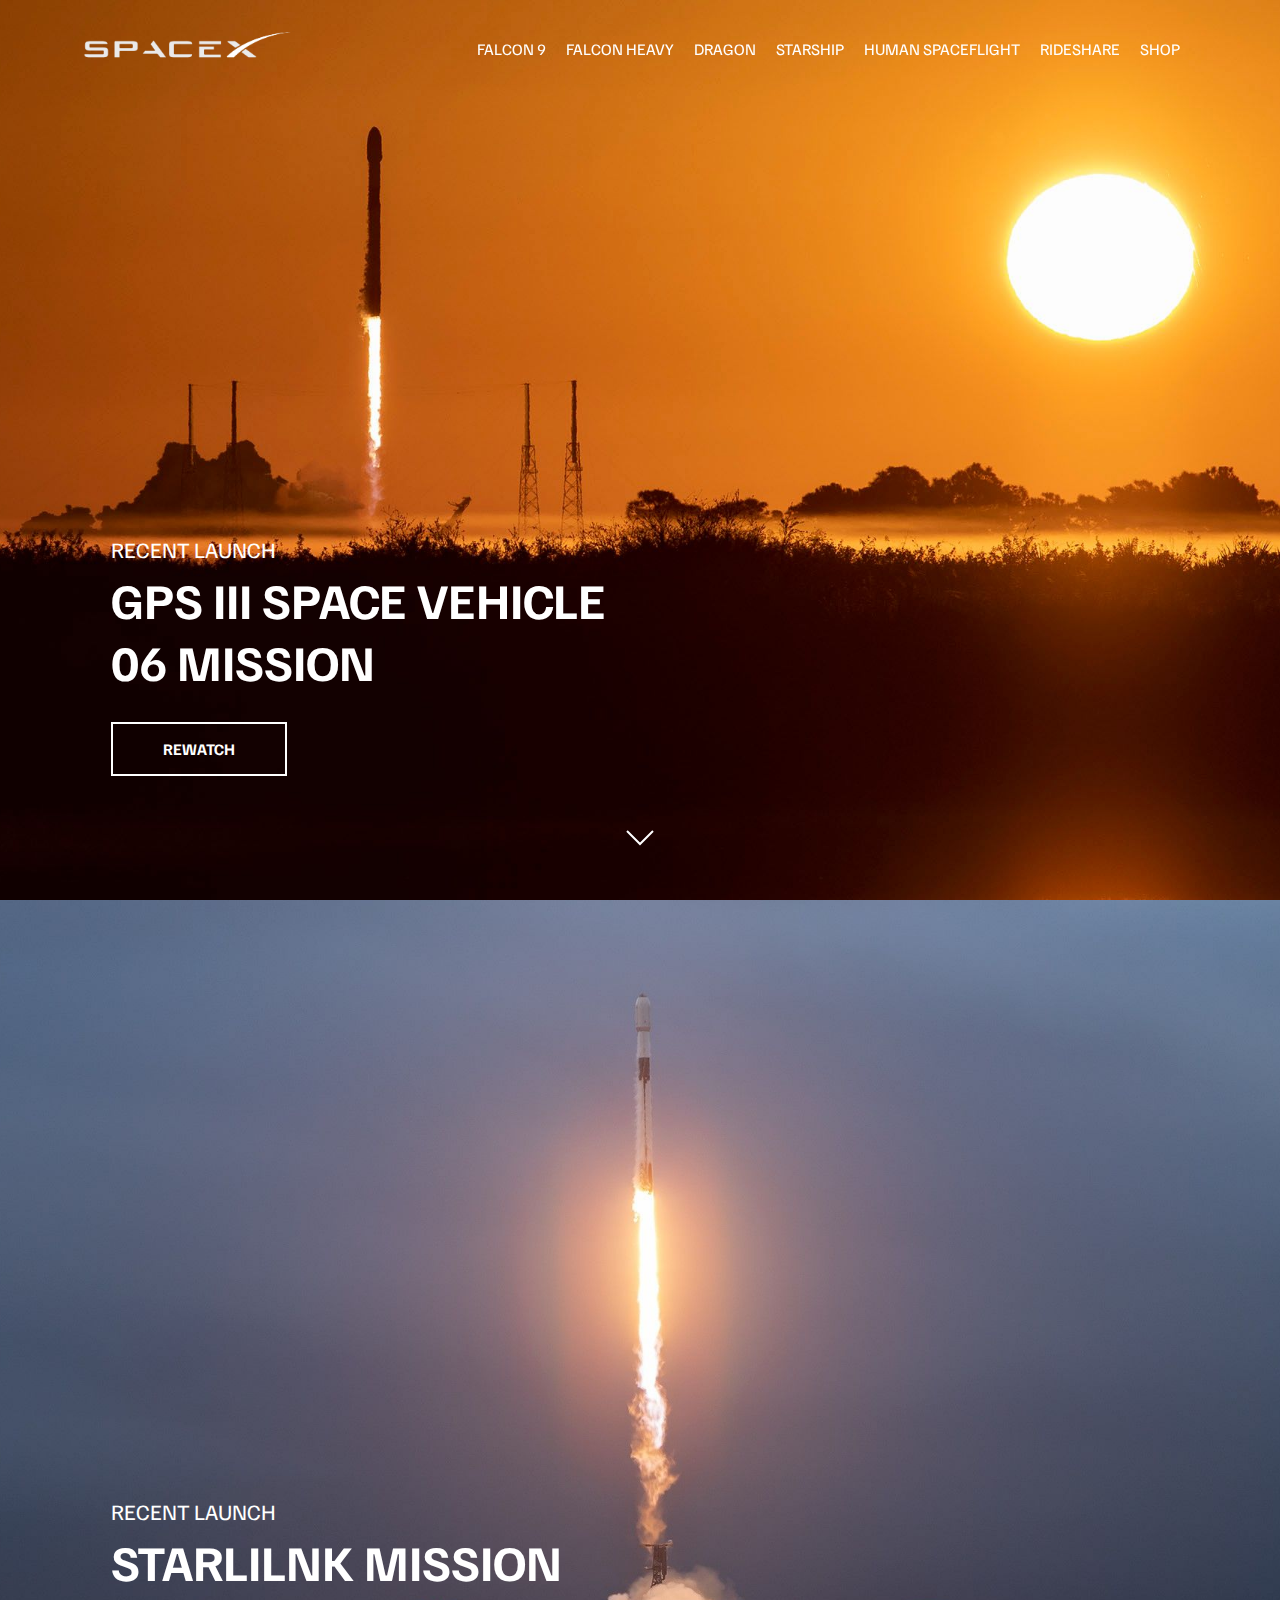
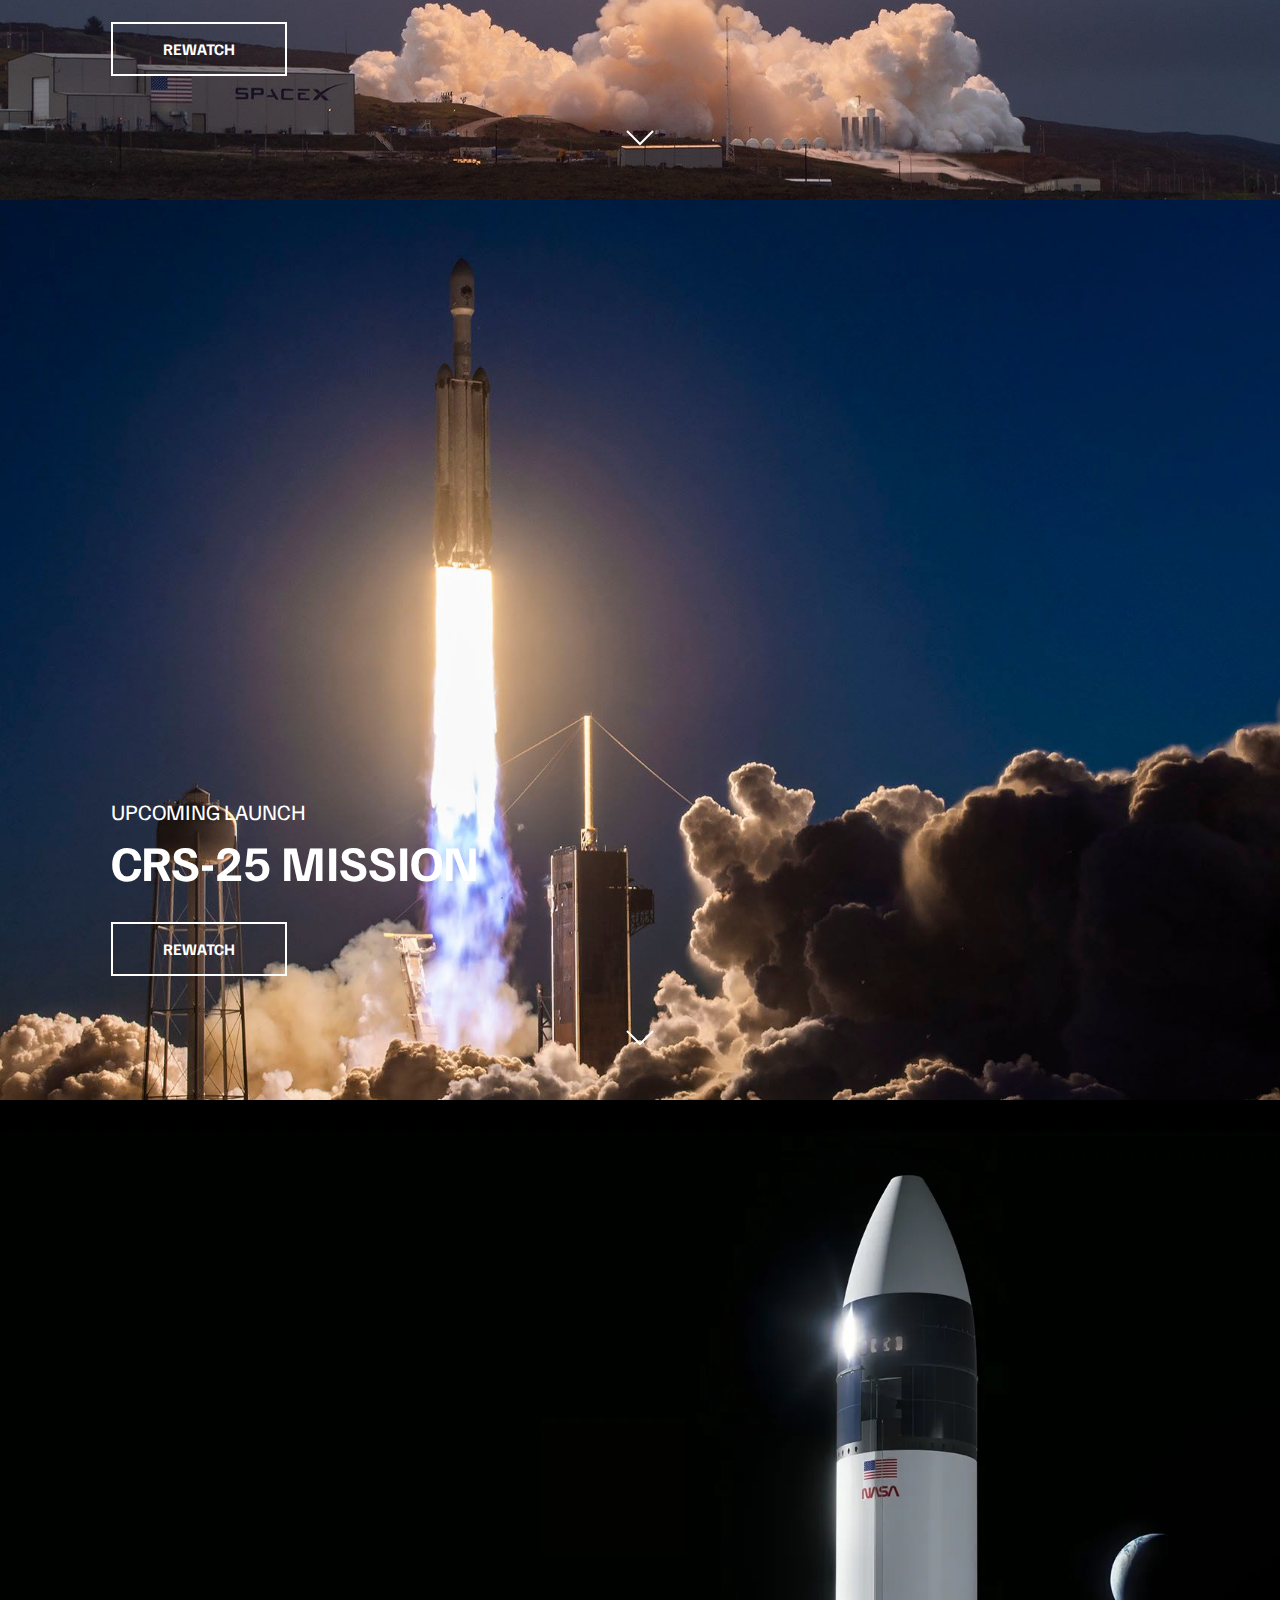
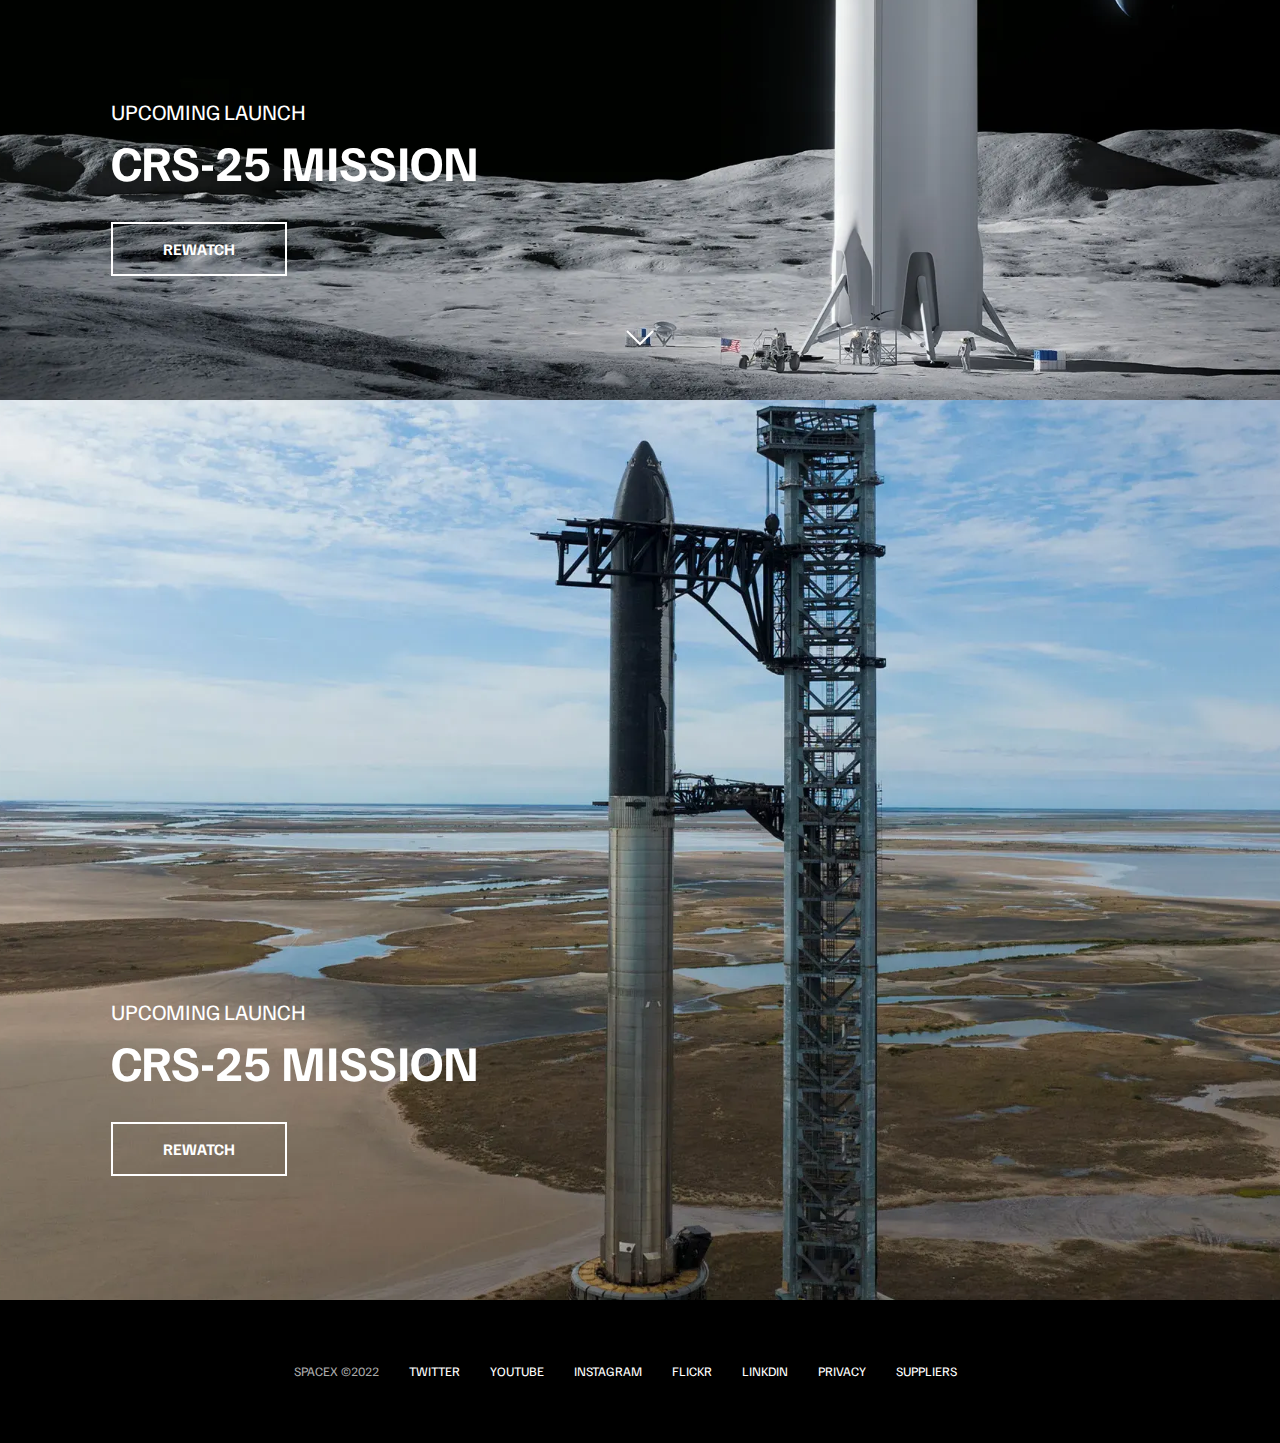
<file: index.html>
<!DOCTYPE html>
<html lang="en">
<head>
  <meta charset="UTF-8">
  <meta http-equiv="X-UA-Compatible" content="IE=edge">
  <meta name="viewport" content="width=device-width, initial-scale=1.0">
  <link rel="stylesheet" href="css/style.css">
  <title>space x </title>
</head>
<body>
  <header class="main-header">
    <div class="logo">
      <a href="index.html">
       <img src="image/spacex-logo.png" alt="SpaceX  "> 
      </a>

    </div>
     <nav class="desktop-main-menu">
     <ul>
      <li><a href="image/img1.webp">Falcon 9</a></li>
      <li><a href="image/img2.jpg">Falcon Heavy</a></li>
      <li><a href="image/img3.jpg">Dragon</a></li>
      <li><a href="#">Starship</a></li>
      <li><a href="#">Human Spaceflight</a></li>
      <li><a href="#">Rideshare</a></li>
      <li><a href="#">shop</a></li>
    </ul>
  </nav>
  </header> 

  <!--section A-->
 <section class="section-a">
  <div class="section-inner">
      <h4>Recent Launch</h4>
      <h2>GPS iii space vehicle 06 mission</h2>
      <a href="#" class="btn">
        <div class="hover"></div>
        <span>Rewatch</span>
      </a>
   </div>
   <div class="scroll-arrow">
    <svg width="30px" height="20px">
      <path 
      stroke="#ffffff"
      fill="none"
      stroke-width="2px"
      d="M2.000,5.000 L15.000,18.000 L28.000,5.000 "
      ></path>
    </svg>
   </div>
 </section>

 <!--section B-->
 <section class="section-b">
  <div class="section-inner">
      <h4>Recent Launch</h4>
      <h2>Starlilnk Mission</h2>
      <a href="#" class="btn">
        <div class="hover"></div>
        <span>Rewatch</span>
      </a>
   </div>
   <div class="scroll-arrow">
    <svg width="30px" height="20px">
      <path 
      stroke="#ffffff"
      fill="none"
      stroke-width="2px"
      d="M2.000,5.000 L15.000,18.000 L28.000,5.000 "
      ></path>
    </svg>
   </div>
 </section>

  <!--section c-->
 <section class="section-c">
  <div class="section-inner">
      <h4>Upcoming Launch</h4>
      <h2>CRS-25 Mission</h2>
      <a href="#" class="btn">
        <div class="hover"></div>
        <span>Rewatch</span>
      </a>
   </div>
   <div class="scroll-arrow">
    <svg width="30px" height="20px">
      <path 
      stroke="#ffffff"
      fill="none"
      stroke-width="2px"
      d="M2.000,5.000 L15.000,18.000 L28.000,5.000 "
      ></path>
    </svg>
   </div>
 </section>

 <!--section d-->
 <section class="section-d">
  <div class="section-inner">
      <h4>Upcoming Launch</h4>
      <h2>CRS-25 Mission</h2>
      <a href="#" class="btn">
        <div class="hover"></div>
        <span>Rewatch</span>
      </a>
   </div>
   <div class="scroll-arrow">
    <svg width="30px" height="20px">
      <path 
      stroke="#ffffff"
      fill="none"
      stroke-width="2px"
      d="M2.000,5.000 L15.000,18.000 L28.000,5.000 "
      ></path>
    </svg>
   </div>
 </section>

 <!--section E-->
 <section class="section-e">
  <div class="section-inner">
      <h4>Upcoming Launch</h4>
      <h2>CRS-25 Mission</h2>
      <a href="#" class="btn">
        <div class="hover"></div>
        <span>Rewatch</span>
      </a>
   </div>
   <!-- <div class="scroll-arrow">
    <svg width="30px" height="20px">
      <path 
      stroke="#ffffff"
      fill="none"
      stroke-width="2px"
      d="M2.000,5.000 L15.000,18.000 L28.000,5.000 "
      ></path>
    </svg>
   </div> -->
 </section>

 <!--section f-->
 <!-- <section class="section-f">
  <div class="section-inner">
      <h4>Upcoming Launch</h4>
      <h2>CRS-25 Mission</h2>
      <a href="#" class="btn">
        <div class="hover"></div>
        <span>Rewatch</span>
      </a>
   </div>
   
 </section> -->
 <footer>
  <ul>
    <li>SpaceX &copy;2022</li>
    <li><a href="#">Twitter</a></li>
    <li><a href="#">YouTube</a></li>
    <li><a href="#">Instagram</a></li>
    <li><a href="#">Flickr</a></li>
    <li><a href="#">LinkdIn</a></li>
    <li><a href="#">Privacy</a></li>
    <li><a href="#">Suppliers</a></li>

  </ul>
 </footer>
  
</body>
</html>
</file>
<file: css/style.css>
@import url('https://fonts.googleapis.com/css2?family=Familjen+Grotesk:wght@400;600;700&display=swap');
/* @import url('https://fonts.googleapis.com/css2?family=Rubik:wght@400;600&display=swap'); */
*, *::before, *::after{
  margin: 0;
  padding: 0;
  box-sizing: border-box;
}
body{
   font-family: 'Familjen Grotesk', sans-serif;
   
   /* font-family: 'Rubik', sans-serif; */
   background: #000;
   color: #fff;
}
a{
  text-decoration: none;
  color: #fff;
}
ul{
  list-style: none;
}
/*Header/Navbar */
.main-header{
  position: fixed;
  top: 0;
  left: 0;
  width: 100%;
  z-index: 3;
  display: flex;
  justify-content: space-between;
  align-items: center;
  text-transform: uppercase;
  height: 100px;
  padding: 0 30px;
}

/* spacex logo */
.logo{
  width: 280px;
  height: auto;
}

.logo img{
  display: block;
  width: 100%;
  height: auto;

}

/*desktop Menu */
.desktop-main-menu{
  margin-right: 50px;
}
.desktop-main-menu ul {
  display: flex;
}
.desktop-main-menu ul li{
  position: relative;
  margin-right: 20px;
  padding-bottom: 2px;

}

/* menu item bottom border */
.desktop-main-menu ul li a::after{
  content: '';
  position: absolute;
  bottom: 0;
  left: 0;
  width: 100%;
  height: 1px;
  background: #fff;
  transform: scaleX(0);
  transition: transform 0.6s cubic-bezier(0.19, 1, 0.22, 1);
  transform-origin: right center;

}

.desktop-main-menu ul li a:hover::after{
  transform: scaleX(1);
  transform-origin: left center;
  transition-duration: 0.4s ;
}

/*Section */
section{
  position: relative;
  height: 100vh;
  background-position: center center;
  background-repeat: no-repeat;
  background-size: cover;
  text-transform: uppercase;
}

.section-inner{
  position: absolute;
  bottom: 120px;
  left: 111px;
  max-width: 560px;
}
 
.section-inner h4 {
  font-size: 22px;
  margin-bottom: 5px;
  font-weight: 300;
  animation: fadeInUp 0.5s ease-in-out;
}

.section-inner h2 {
  font-size: 50px;
  font-weight: 700;
  margin-bottom: 20px;
  animation: fadeInUp 0.5s ease-in-out 0.2s;
  animation-fill-mode: both; /* stop from showing at start */
}

.section-inner a {
  animation: fadeInUp 0.5s ease-in-out 0.4s;
  animation-fill-mode: both; /* stop from showing at start */

}

/* Background images */
.section-a{
  background-image: url('../image/HOMEPAGE_desktop_c49e86318f.jpg');
}
.section-b{
  background-image: url('../image/space.jpg');
}
.section-c{
  background-image: url('../image/img10.jpg');
}
.section-d{
  background-image: url('../image/sectionC.webp');
}
.section-e{
  background-image: url('../image/section E.webp');
}

  
.btn{
  position: relative;
  display: inline-block;
  cursor: pointer;
  text-align: center;
  min-width: 130px;
  padding: 15px 50px;
  margin-top: 10px;
  border: 2px solid #fff;
  text-transform: uppercase;
  font-weight: bold;
  overflow: hidden;
  z-index: 2;
}


.btn:hover span {
  color: #000;
}

.btn .hover {
  position: absolute;
  top: 0;
  left: 0;
  width: 100%;
  height: 100%;
  background-color: #fff;
  color: #000;
  z-index: -1;
  transform: translateY(100%);
  transition: transform 0.6s cubic-bezier(0.19, 1, 0.22, 1);

}
.btn:hover .hover{
  transform: translateY(0);

}
.scroll-arrow{
  position: absolute;
  bottom: 50px;
  left: 50%;
  transform: translateX(-50%);
  animation: fadeBounce 3s infinite;
}

/* Footer */
footer{
  position: relative;
  padding: 55px 0;
}

footer ul{
  display: flex;
  justify-content: center;
  align-items: center;
  flex-wrap: wrap;
}

footer ul li {
  margin-right: 30px;
  color: #aaa;
  text-transform: uppercase;
  font-size: 13px;
  line-height: 2.5;
}

footer ul li a {
  color: #fff;
  transition: color 0.6s;
}

footer ul li a:hover {
  color: #aaa;
}



/* Animations */


@keyframes fadeInUp {
  0% {
    opacity: 0;
    transform: translateY(140px);
  }

  100%{
    opacity: 1;
    transform: translateY(0);
  }

}


@keyframes fadeBounce {
  0%,
  20%,
  50%,
  80%,
  100%{
    opacity: 0;
    transform: translateY(-20px)
  }
  40%{
    opacity: 1;
    transform: translateY(0)
  }
}
</file>
